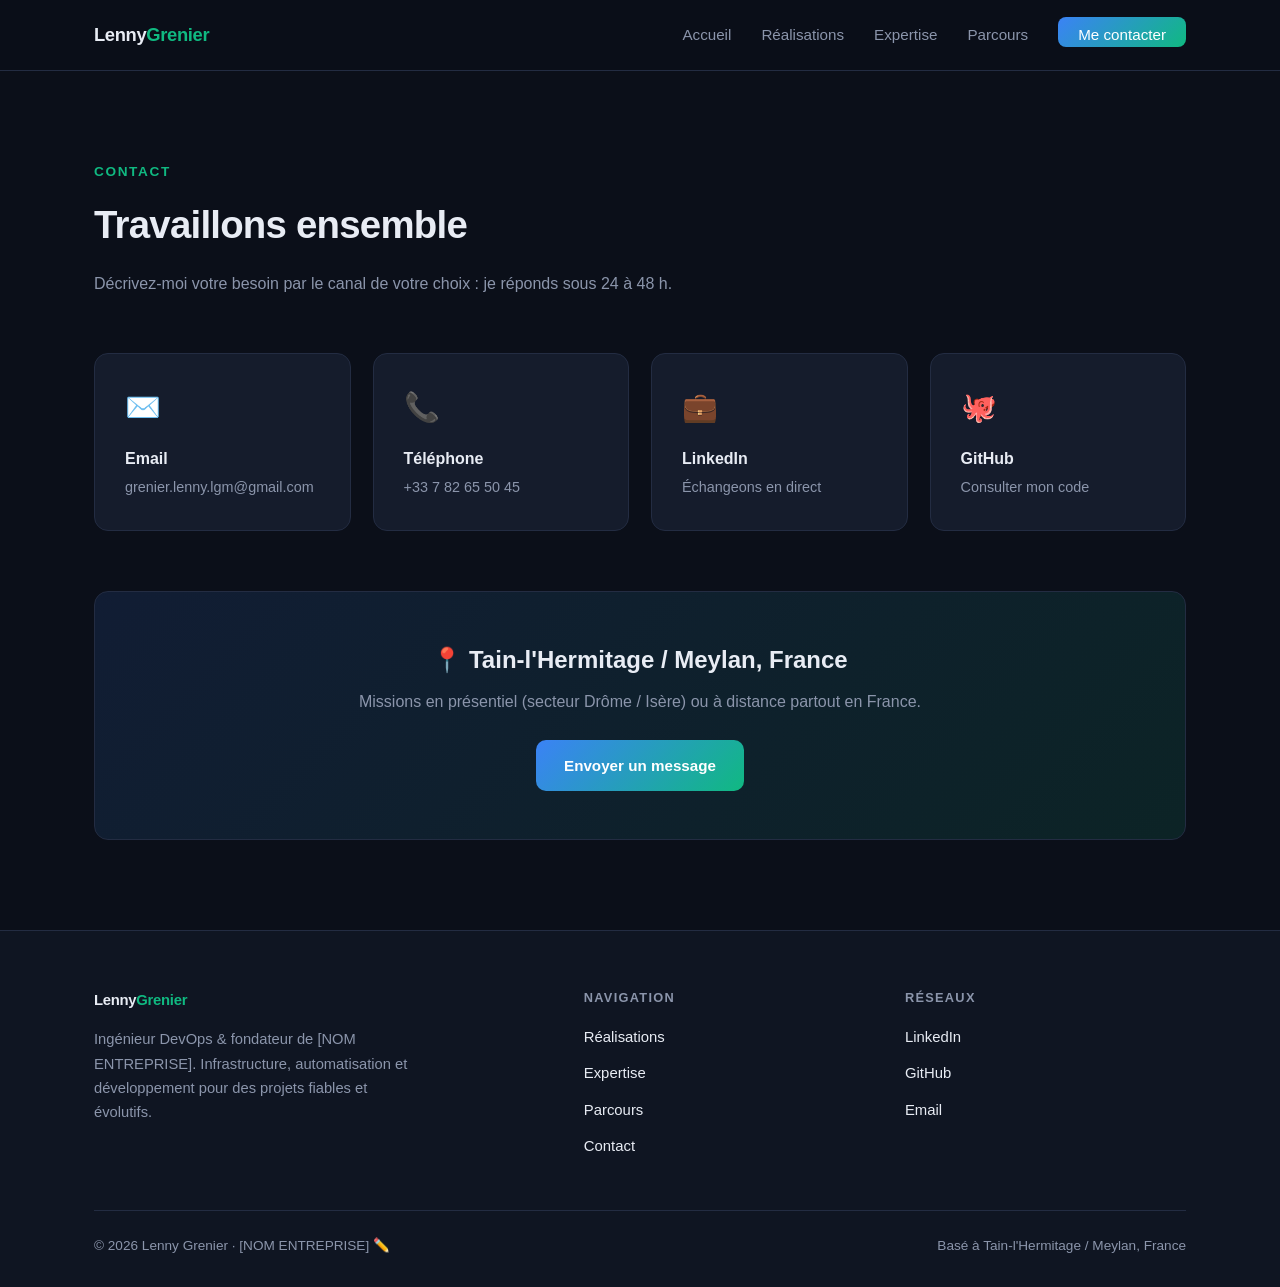
<file: contact.html>
<!DOCTYPE html>
<html lang="fr">
<head>
  <meta charset="UTF-8">
  <meta name="viewport" content="width=device-width, initial-scale=1.0">
  <title>Contact | Lenny Grenier</title>
  <meta name="description" content="Contactez Lenny Grenier pour vos projets d'infrastructure, d'automatisation ou de développement.">
  <link rel="stylesheet" href="/css/style.css">
</head>
<body>
  <div id="header"></div>

  <section>
    <div class="container">
      <div class="section-head">
        <p class="eyebrow">Contact</p>
        <h2>Travaillons ensemble</h2>
        <p>Décrivez-moi votre besoin par le canal de votre choix : je réponds sous 24 à 48 h.</p>
      </div>

      <div class="contact-grid">
        <a class="contact-card" href="mailto:grenier.lenny.lgm@gmail.com?subject=Prise%20de%20contact%20via%20le%20portfolio">
          <div class="icon">✉️</div>
          <h4>Email</h4>
          <p>grenier.lenny.lgm@gmail.com</p>
        </a>
        <a class="contact-card" href="tel:+33782655045">
          <div class="icon">📞</div>
          <h4>Téléphone</h4>
          <p>+33 7 82 65 50 45</p>
        </a>
        <a class="contact-card" href="https://www.linkedin.com/in/grenierlenny" target="_blank" rel="noopener">
          <div class="icon">💼</div>
          <h4>LinkedIn</h4>
          <p>Échangeons en direct</p>
        </a>
        <a class="contact-card" href="https://github.com/Azemo-dev" target="_blank" rel="noopener">
          <div class="icon">🐙</div>
          <h4>GitHub</h4>
          <p>Consulter mon code</p>
        </a>
      </div>

      <div class="cta-band">
        <h3>📍 Tain-l'Hermitage / Meylan, France</h3>
        <p>Missions en présentiel (secteur Drôme / Isère) ou à distance partout en France.</p>
        <a href="mailto:grenier.lenny.lgm@gmail.com" class="btn btn-primary">Envoyer un message</a>
      </div>
    </div>
  </section>

  <div id="footer"></div>
  <script src="/js/main.js"></script>
</body>
</html>
</file>
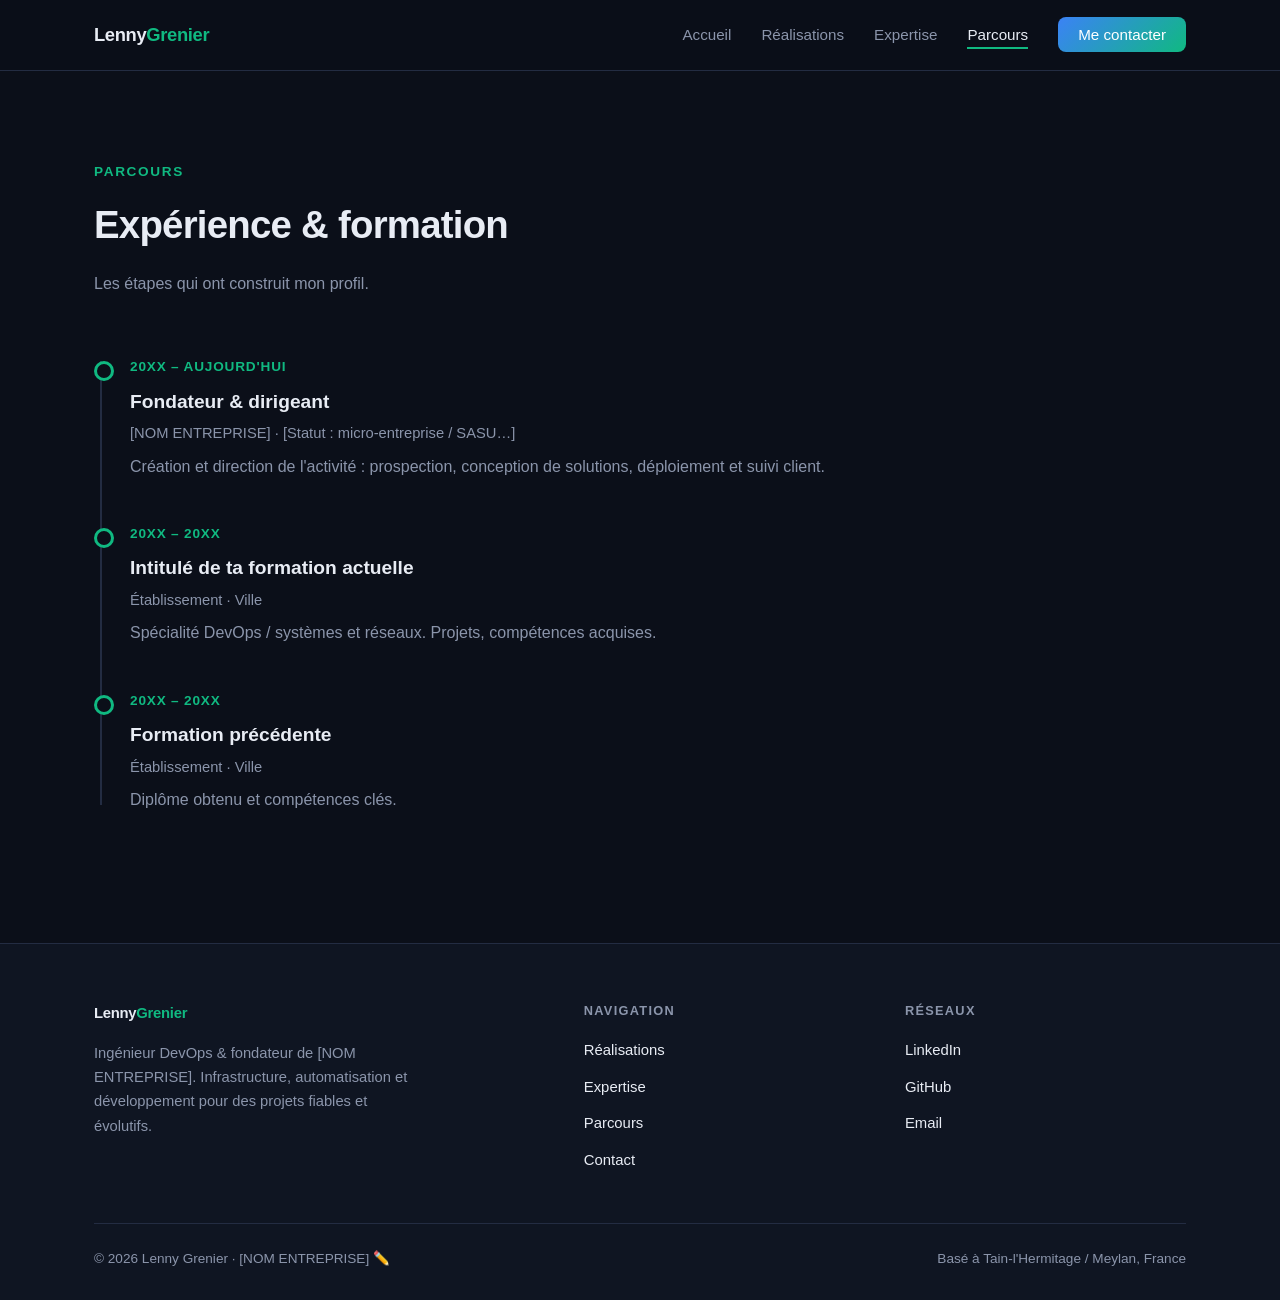
<file: parcours.html>
<!DOCTYPE html>
<html lang="fr">
<head>
  <meta charset="UTF-8">
  <meta name="viewport" content="width=device-width, initial-scale=1.0">
  <title>Parcours | Lenny Grenier</title>
  <meta name="description" content="Parcours professionnel et formation de Lenny Grenier.">
  <link rel="stylesheet" href="/css/style.css">
</head>
<body>
  <div id="header"></div>

  <section>
    <div class="container">
      <div class="section-head">
        <p class="eyebrow">Parcours</p>
        <h2>Expérience & formation</h2>
        <p>Les étapes qui ont construit mon profil.</p>
      </div>

      <!-- ✏️ REMPLACE PAR TON VRAI PARCOURS -->
      <div class="timeline">
        <div class="timeline-item">
          <span class="date">20XX – AUJOURD'HUI</span>
          <h3>Fondateur & dirigeant</h3>
          <p class="org">[NOM ENTREPRISE] · [Statut : micro-entreprise / SASU…]</p>
          <p>Création et direction de l'activité : prospection, conception de solutions, déploiement et suivi client.</p>
        </div>

        <div class="timeline-item">
          <span class="date">20XX – 20XX</span>
          <h3>Intitulé de ta formation actuelle</h3>
          <p class="org">Établissement · Ville</p>
          <p>Spécialité DevOps / systèmes et réseaux. Projets, compétences acquises.</p>
        </div>

        <div class="timeline-item">
          <span class="date">20XX – 20XX</span>
          <h3>Formation précédente</h3>
          <p class="org">Établissement · Ville</p>
          <p>Diplôme obtenu et compétences clés.</p>
        </div>
      </div>
    </div>
  </section>

  <div id="footer"></div>
  <script src="/js/main.js"></script>
</body>
</html>
</file>
<file: css/style.css>
:root {
  --bg: #0b0f19;
  --bg-alt: #0f1522;
  --card: #151c2c;
  --border: #232c42;
  --text: #e8ecf4;
  --muted: #8b95ab;
  --accent: #3b82f6;
  --accent-2: #10b981;
  --gradient: linear-gradient(135deg, #3b82f6, #10b981);
  --radius: 14px;
  --shadow: 0 10px 40px rgba(0, 0, 0, .35);
}

* { box-sizing: border-box; margin: 0; padding: 0; }
html { scroll-behavior: smooth; }

body {
  font-family: "Inter", -apple-system, BlinkMacSystemFont, "Segoe UI", Roboto, sans-serif;
  background: var(--bg);
  color: var(--text);
  line-height: 1.65;
  -webkit-font-smoothing: antialiased;
}

img { max-width: 100%; display: block; }
a { color: var(--accent); text-decoration: none; transition: color .2s; }
a:hover { color: var(--accent-2); }

.container { max-width: 1140px; margin: 0 auto; padding: 0 24px; }
section { padding: 90px 0; }
section.alt { background: var(--bg-alt); }

/* ---------- Navbar ---------- */
nav {
  position: sticky; top: 0; z-index: 100;
  background: rgba(11, 15, 25, .85);
  backdrop-filter: blur(14px);
  border-bottom: 1px solid var(--border);
}
nav .container { display: flex; justify-content: space-between; align-items: center; height: 70px; }
.logo { font-weight: 800; font-size: 1.15rem; color: var(--text); letter-spacing: -.02em; }
.logo span { color: var(--accent-2); }
.nav-links { display: flex; align-items: center; gap: 30px; list-style: none; }
.nav-links a { color: var(--muted); font-size: .95rem; font-weight: 500; }
.nav-links a:hover, .nav-links a.active { color: var(--text); }
.nav-links a.active { border-bottom: 2px solid var(--accent-2); padding-bottom: 4px; }
.nav-cta {
  background: var(--gradient); color: #fff !important;
  padding: 9px 20px; border-radius: 8px; font-weight: 600;
  border-bottom: none !important;
}
.burger { display: none; background: none; border: none; color: var(--text); font-size: 1.6rem; cursor: pointer; }

/* ---------- Hero ---------- */
.hero { padding: 110px 0 90px; }
.hero-grid { display: grid; grid-template-columns: 1.3fr 1fr; gap: 60px; align-items: center; }
.badge {
  display: inline-flex; align-items: center; gap: 8px;
  padding: 7px 16px; border-radius: 999px;
  background: rgba(16, 185, 129, .1); border: 1px solid rgba(16, 185, 129, .3);
  color: var(--accent-2); font-size: .85rem; font-weight: 600; margin-bottom: 24px;
}
.badge::before { content: ""; width: 8px; height: 8px; border-radius: 50%; background: var(--accent-2); animation: pulse 2s infinite; }
@keyframes pulse { 0%, 100% { opacity: 1; } 50% { opacity: .35; } }

.hero h1 { font-size: clamp(2.2rem, 5vw, 3.6rem); line-height: 1.1; letter-spacing: -.03em; margin-bottom: 20px; }
.hero h1 span { background: var(--gradient); -webkit-background-clip: text; background-clip: text; -webkit-text-fill-color: transparent; }
.hero .lead { font-size: 1.15rem; color: var(--muted); max-width: 560px; margin-bottom: 36px; }
.hero-actions { display: flex; gap: 14px; flex-wrap: wrap; }

.hero-photo { position: relative; }
.hero-photo::before {
  content: ""; position: absolute; inset: -14px;
  background: var(--gradient); border-radius: 24px; opacity: .25; filter: blur(30px);
}
.photo-frame {
  position: relative; aspect-ratio: 1 / 1; border-radius: 22px; overflow: hidden;
  border: 1px solid var(--border); box-shadow: var(--shadow);
  background: linear-gradient(135deg, #1a2540, #0f1a30);
}
.photo-frame img { width: 100%; height: 100%; object-fit: cover; }

/* ---------- Boutons ---------- */
.btn {
  display: inline-block; padding: 13px 28px; border-radius: 10px;
  font-weight: 600; font-size: .95rem; cursor: pointer; border: none;
  transition: transform .2s, box-shadow .2s, background .2s;
}
.btn-primary { background: var(--gradient); color: #fff; }
.btn-primary:hover { transform: translateY(-2px); box-shadow: 0 8px 28px rgba(59, 130, 246, .35); color: #fff; }
.btn-outline { background: transparent; color: var(--text); border: 1px solid var(--border); }
.btn-outline:hover { border-color: var(--accent-2); color: var(--accent-2); }

/* ---------- Chiffres clés ---------- */
.stats { padding: 0 0 80px; }
.stats-grid {
  display: grid; grid-template-columns: repeat(4, 1fr); gap: 1px;
  background: var(--border); border: 1px solid var(--border);
  border-radius: var(--radius); overflow: hidden;
}
.stat { background: var(--card); padding: 32px 20px; text-align: center; }
.stat .num { font-size: 2.2rem; font-weight: 800; background: var(--gradient); -webkit-background-clip: text; background-clip: text; -webkit-text-fill-color: transparent; }
.stat .label { color: var(--muted); font-size: .9rem; margin-top: 4px; }

/* ---------- Titres de section ---------- */
.section-head { margin-bottom: 56px; max-width: 640px; }
.section-head .eyebrow { color: var(--accent-2); font-size: .85rem; font-weight: 700; letter-spacing: .12em; text-transform: uppercase; margin-bottom: 10px; }
.section-head h2 { font-size: clamp(1.8rem, 4vw, 2.4rem); letter-spacing: -.02em; margin-bottom: 14px; }
.section-head p { color: var(--muted); }

/* ---------- Grilles & cartes ---------- */
.grid { display: grid; grid-template-columns: repeat(auto-fit, minmax(300px, 1fr)); gap: 26px; }
.card {
  background: var(--card); border: 1px solid var(--border);
  border-radius: var(--radius); padding: 32px;
  transition: transform .25s, border-color .25s, box-shadow .25s;
}
.card:hover { transform: translateY(-5px); border-color: rgba(16, 185, 129, .5); box-shadow: var(--shadow); }
.card .icon {
  width: 52px; height: 52px; display: grid; place-items: center;
  font-size: 1.5rem; border-radius: 12px; margin-bottom: 20px;
  background: rgba(59, 130, 246, .1); border: 1px solid rgba(59, 130, 246, .25);
}
.card h3 { font-size: 1.2rem; margin-bottom: 10px; letter-spacing: -.01em; }
.card p { color: var(--muted); font-size: .96rem; }

/* ---------- Cartes projets ---------- */
.project { padding: 0; overflow: hidden; display: flex; flex-direction: column; }
.project-img {
  aspect-ratio: 16 / 9; overflow: hidden;
  background: linear-gradient(135deg, #16223d, #0e2a28);
}
.project-img img { width: 100%; height: 100%; object-fit: cover; transition: transform .5s; }
.project:hover .project-img img { transform: scale(1.05); }
.project-body { padding: 26px 28px 30px; display: flex; flex-direction: column; flex: 1; }
.project-meta { color: var(--accent-2); font-size: .8rem; font-weight: 700; letter-spacing: .08em; text-transform: uppercase; margin-bottom: 8px; }
.project-body h3 { margin-bottom: 10px; }
.project-body .tags { margin-top: auto; padding-top: 18px; }
.project-link { display: inline-block; margin-top: 16px; font-weight: 600; font-size: .92rem; }

.tags { display: flex; flex-wrap: wrap; gap: 8px; }
.tag {
  background: rgba(255, 255, 255, .04); border: 1px solid var(--border);
  color: var(--muted); padding: 4px 12px; border-radius: 6px; font-size: .78rem; font-weight: 500;
}

/* ---------- À propos ---------- */
.about-grid { display: grid; grid-template-columns: 1fr 1.4fr; gap: 60px; align-items: center; }
.about-text p { color: var(--muted); margin-bottom: 16px; }
.about-text p strong { color: var(--text); }
.checklist { list-style: none; margin-top: 20px; }
.checklist li { padding: 7px 0 7px 30px; position: relative; color: var(--text); }
.checklist li::before { content: "✓"; position: absolute; left: 0; color: var(--accent-2); font-weight: 800; }

/* ---------- Technologies ---------- */
.tech-wrap { display: flex; flex-wrap: wrap; gap: 14px; }
.tech {
  display: flex; align-items: center; gap: 10px;
  background: var(--card); border: 1px solid var(--border);
  padding: 12px 20px; border-radius: 10px; font-weight: 500; font-size: .95rem;
  transition: border-color .2s, transform .2s;
}
.tech:hover { border-color: var(--accent-2); transform: translateY(-2px); }
.tech img { width: 24px; height: 24px; }

/* ---------- Compétences (barres) ---------- */
.skill { margin-bottom: 20px; }
.skill-head { display: flex; justify-content: space-between; font-size: .92rem; margin-bottom: 8px; }
.skill-head span:last-child { color: var(--muted); }
.bar { height: 6px; background: rgba(255, 255, 255, .06); border-radius: 99px; overflow: hidden; }
.bar-fill { height: 100%; width: 0; background: var(--gradient); border-radius: 99px; transition: width 1.2s cubic-bezier(.22, 1, .36, 1); }

/* ---------- Timeline ---------- */
.timeline { position: relative; max-width: 780px; padding-left: 36px; }
.timeline::before { content: ""; position: absolute; left: 6px; top: 8px; bottom: 8px; width: 2px; background: var(--border); }
.timeline-item { position: relative; margin-bottom: 40px; }
.timeline-item::before {
  content: ""; position: absolute; left: -36px; top: 8px; width: 14px; height: 14px;
  border-radius: 50%; background: var(--bg); border: 3px solid var(--accent-2);
}
.timeline-item .date { color: var(--accent-2); font-size: .85rem; font-weight: 700; letter-spacing: .06em; }
.timeline-item h3 { margin: 6px 0 4px; font-size: 1.2rem; }
.timeline-item .org { color: var(--muted); font-size: .92rem; margin-bottom: 8px; }
.timeline-item p { color: var(--muted); }

/* ---------- Contact ---------- */
.contact-grid { display: grid; grid-template-columns: repeat(auto-fit, minmax(240px, 1fr)); gap: 22px; }
.contact-card {
  display: block; background: var(--card); border: 1px solid var(--border);
  border-radius: var(--radius); padding: 30px; color: var(--text);
  transition: transform .25s, border-color .25s;
}
.contact-card:hover { transform: translateY(-4px); border-color: var(--accent-2); color: var(--text); }
.contact-card .icon { font-size: 1.8rem; margin-bottom: 14px; }
.contact-card h4 { margin-bottom: 4px; }
.contact-card p { color: var(--muted); font-size: .9rem; word-break: break-word; }

.cta-band {
  margin-top: 60px; padding: 48px 40px; text-align: center;
  background: linear-gradient(135deg, rgba(59, 130, 246, .12), rgba(16, 185, 129, .12));
  border: 1px solid var(--border); border-radius: var(--radius);
}
.cta-band h3 { font-size: 1.5rem; margin-bottom: 10px; }
.cta-band p { color: var(--muted); margin-bottom: 24px; }

/* ---------- Footer ---------- */
footer { border-top: 1px solid var(--border); padding: 56px 0 30px; background: var(--bg-alt); }
.footer-grid { display: grid; grid-template-columns: 1.6fr 1fr 1fr; gap: 40px; margin-bottom: 40px; }
.footer-grid h5 { font-size: .8rem; letter-spacing: .1em; text-transform: uppercase; color: var(--muted); margin-bottom: 16px; }
.footer-grid p { color: var(--muted); font-size: .92rem; max-width: 320px; }
.footer-grid ul { list-style: none; }
.footer-grid li { margin-bottom: 10px; }
.footer-grid a { color: var(--text); font-size: .93rem; }
.footer-grid a:hover { color: var(--accent-2); }
.footer-bottom {
  border-top: 1px solid var(--border); padding-top: 24px;
  display: flex; justify-content: space-between; flex-wrap: wrap; gap: 10px;
  color: var(--muted); font-size: .85rem;
}

/* ---------- Responsive ---------- */
@media (max-width: 900px) {
  .hero-grid, .about-grid { grid-template-columns: 1fr; gap: 40px; }
  .hero-photo { max-width: 360px; order: -1; }
  .stats-grid { grid-template-columns: repeat(2, 1fr); }
  .footer-grid { grid-template-columns: 1fr; }
}
@media (max-width: 768px) {
  section { padding: 64px 0; }
  .burger { display: block; }
  .nav-links {
    display: none; position: absolute; top: 70px; left: 0; right: 0;
    flex-direction: column; align-items: flex-start; gap: 18px;
    background: var(--bg); border-bottom: 1px solid var(--border); padding: 24px;
  }
  .nav-links.open { display: flex; }
}
</file>
